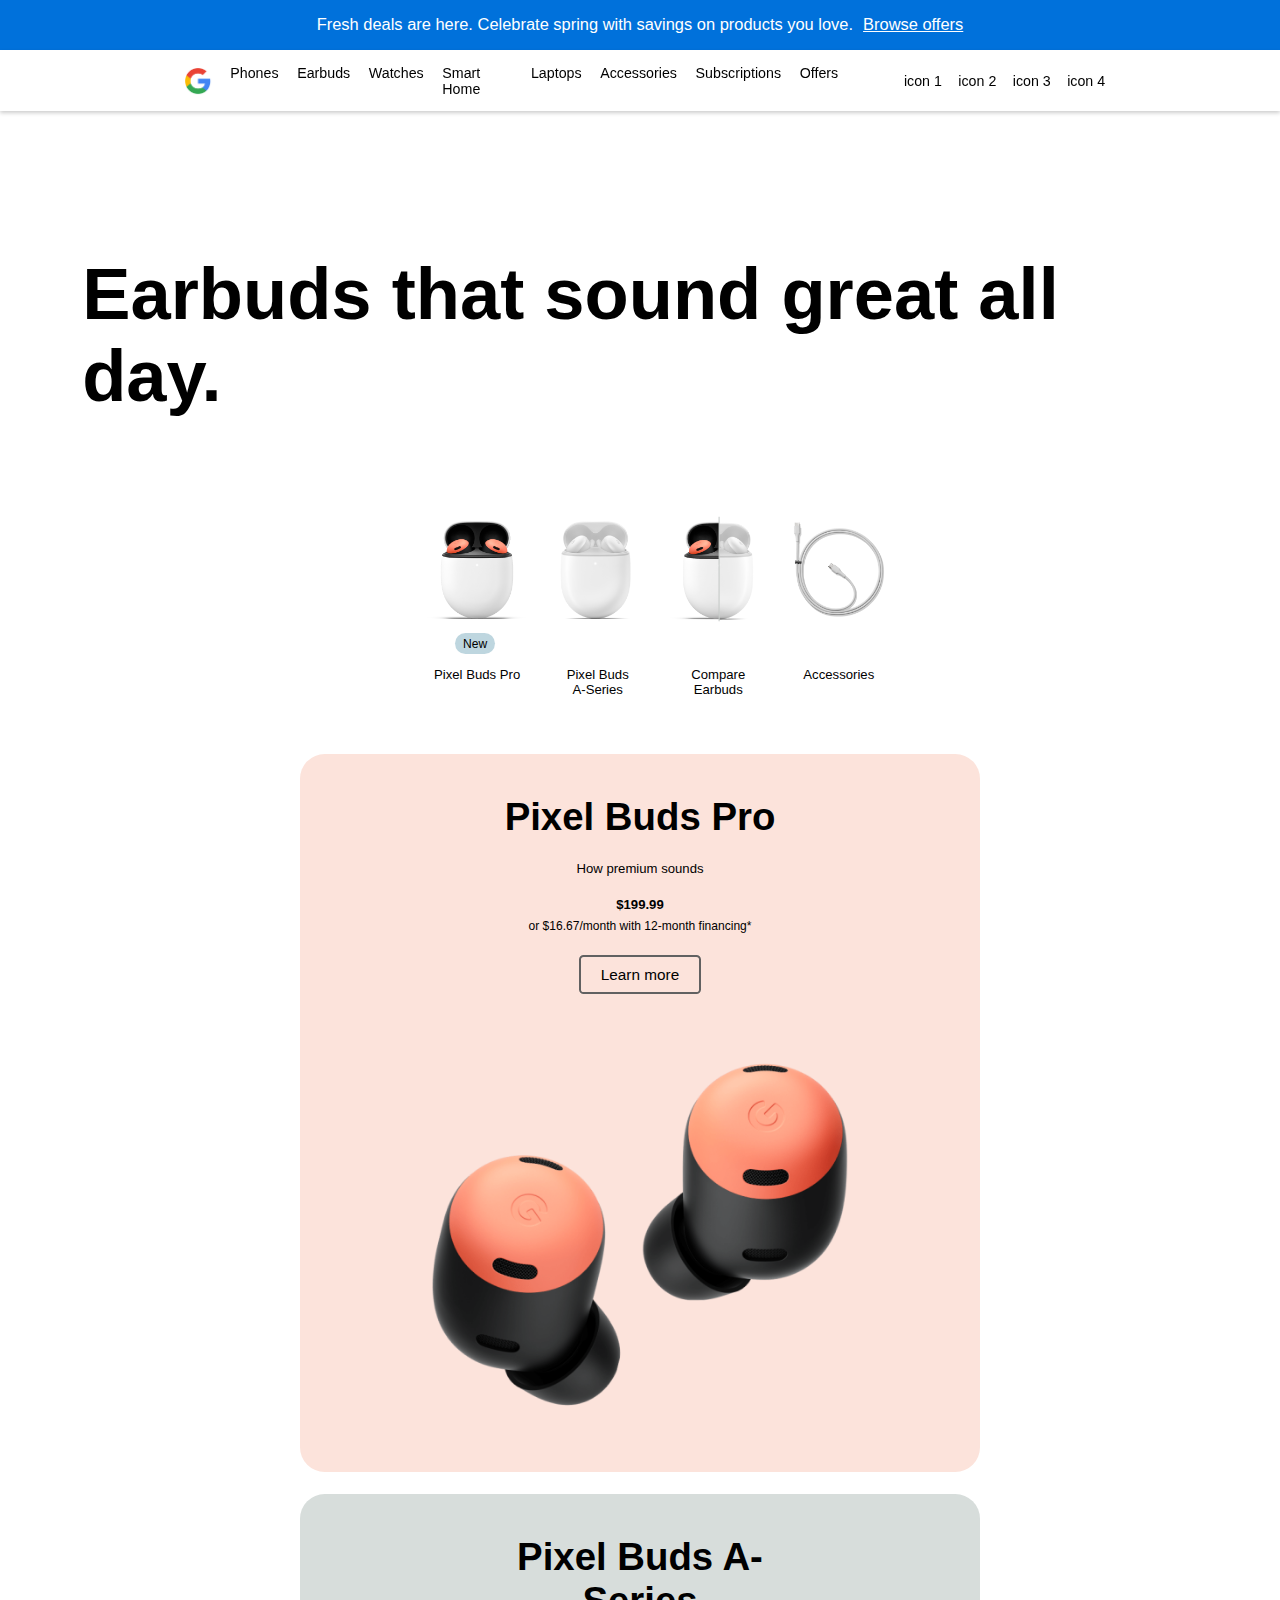
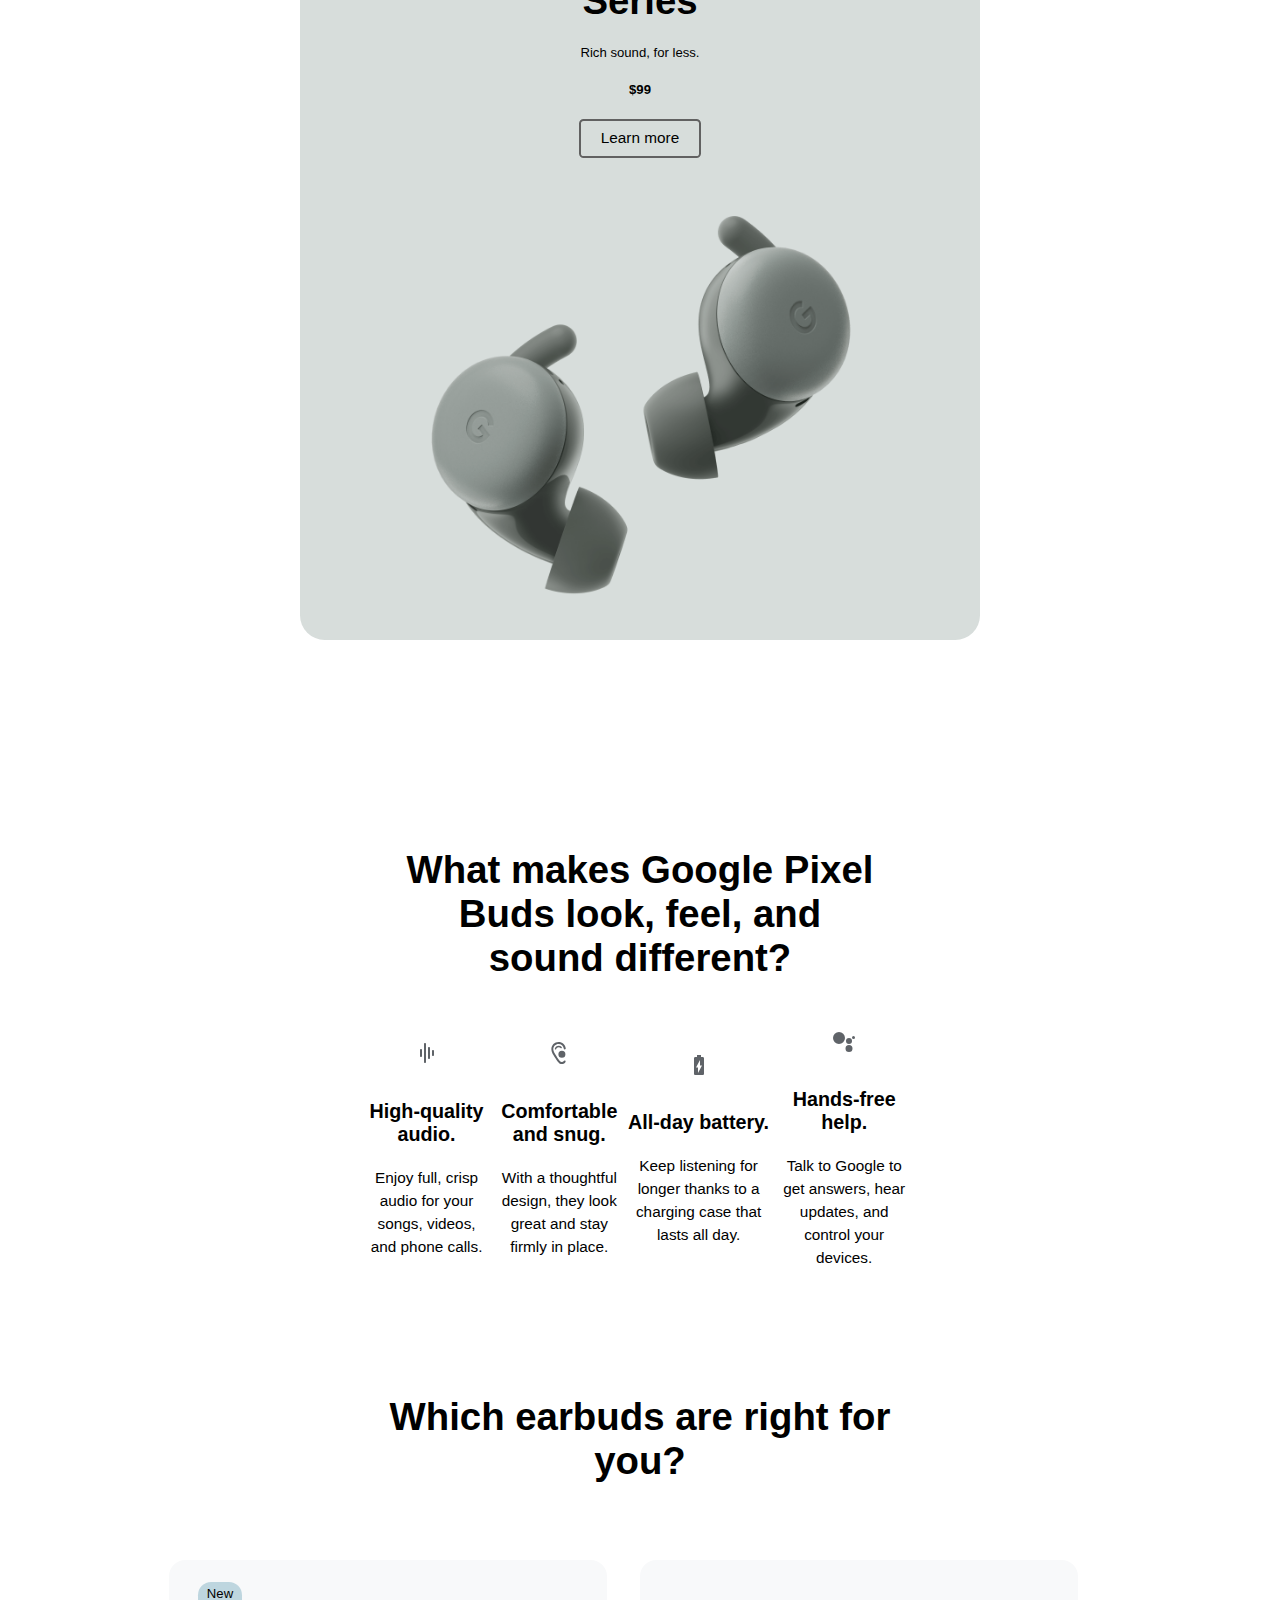
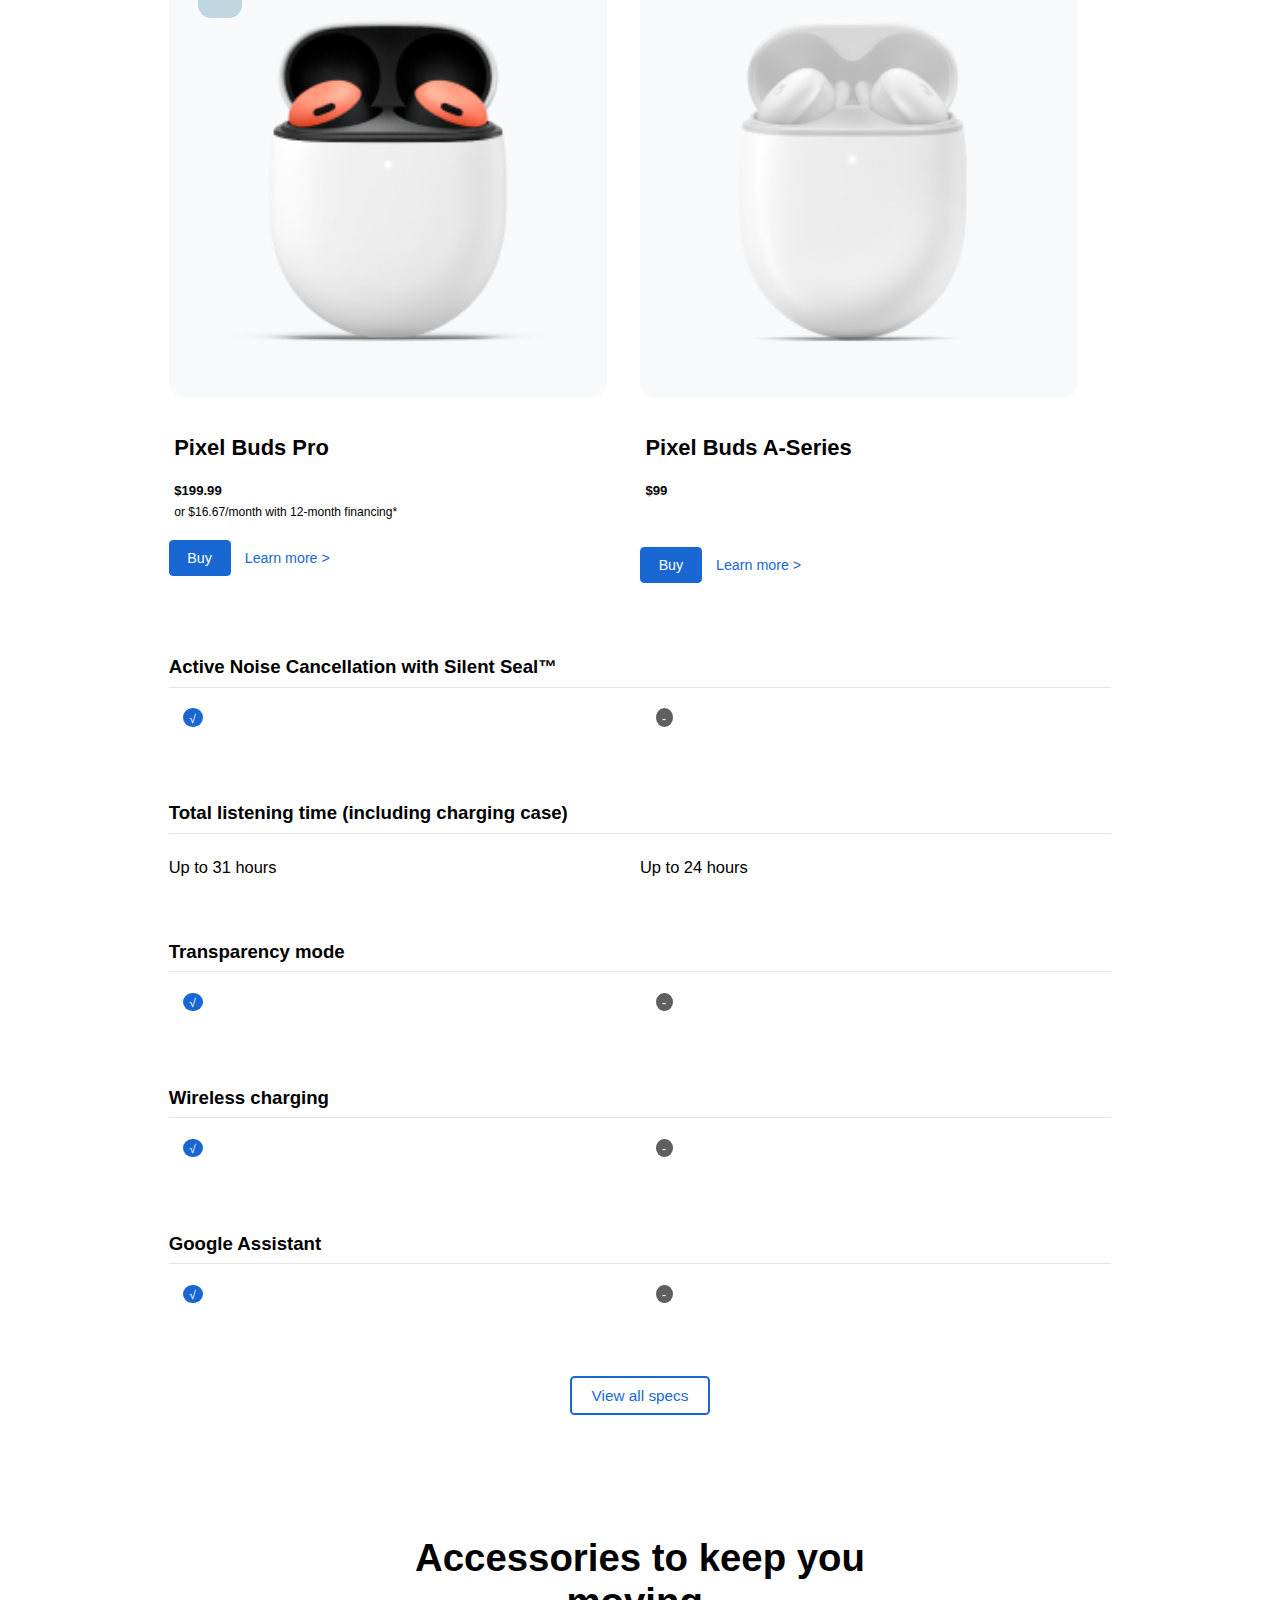
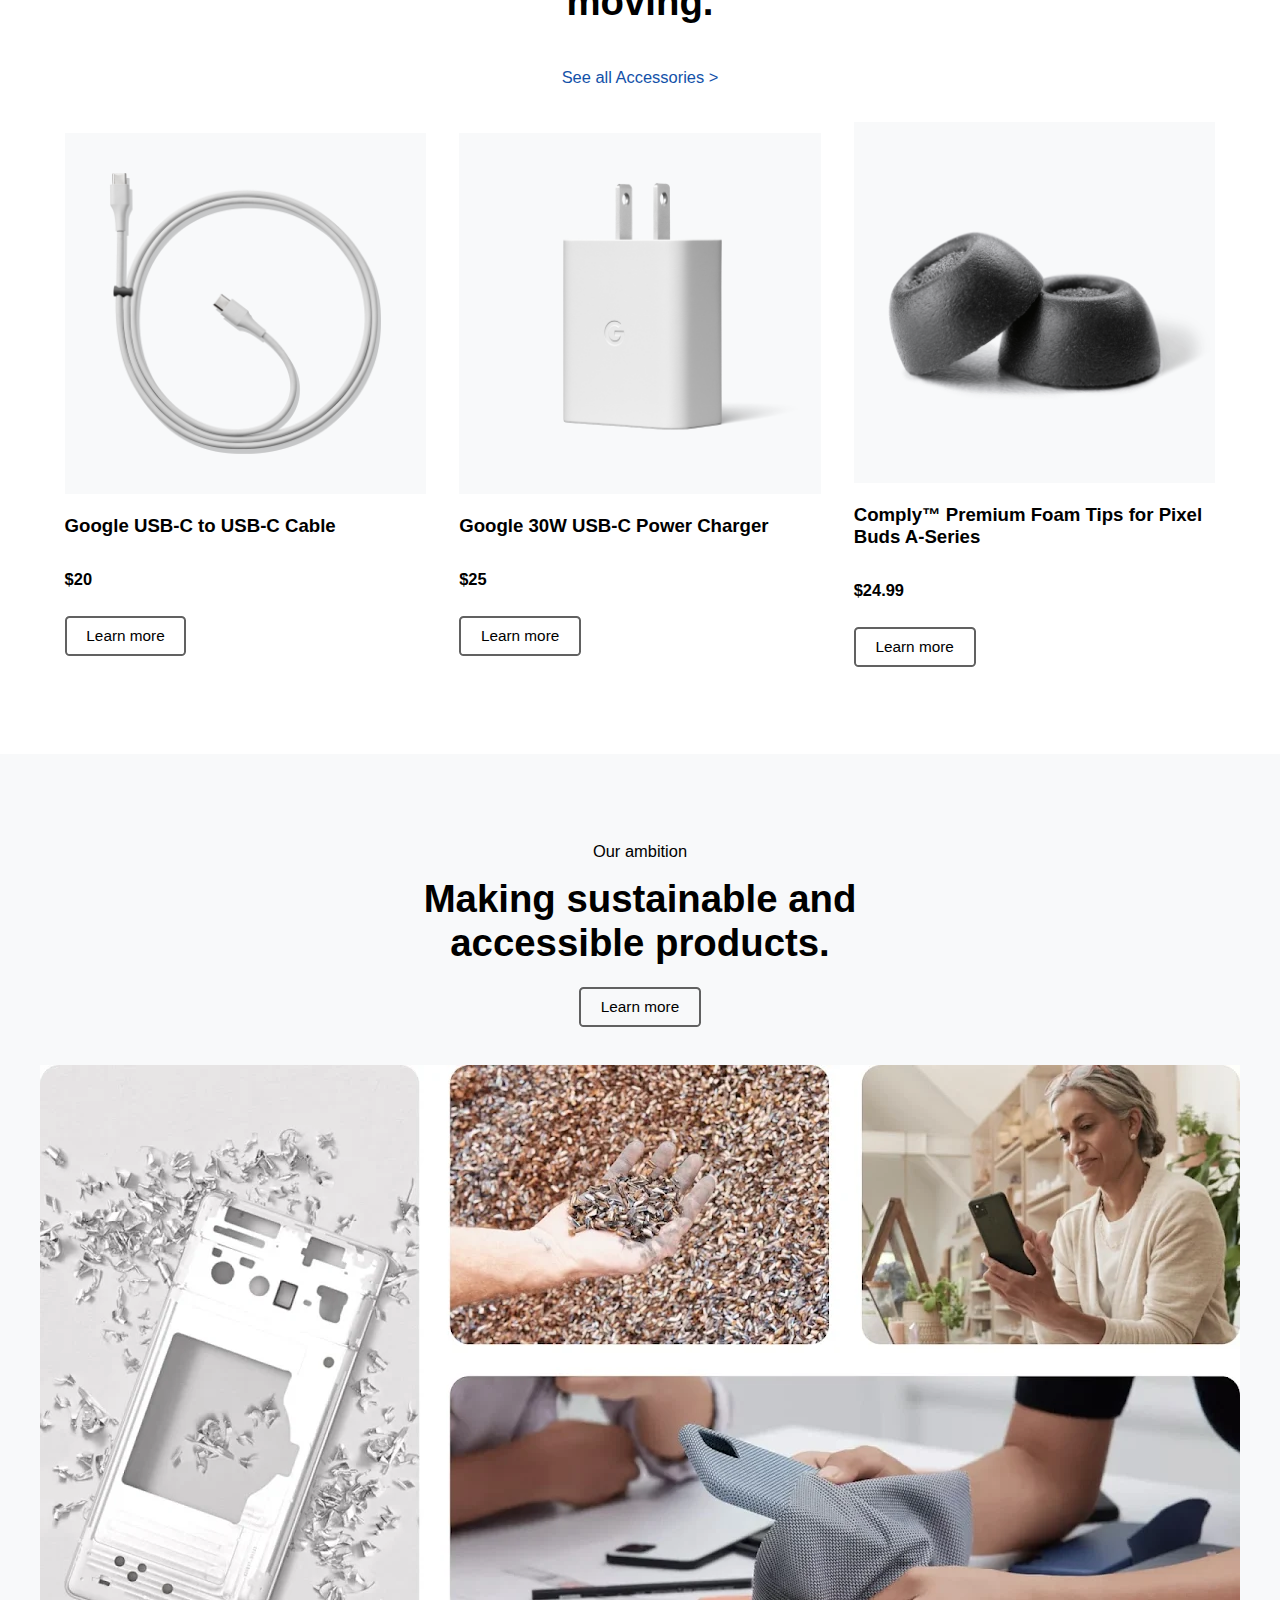
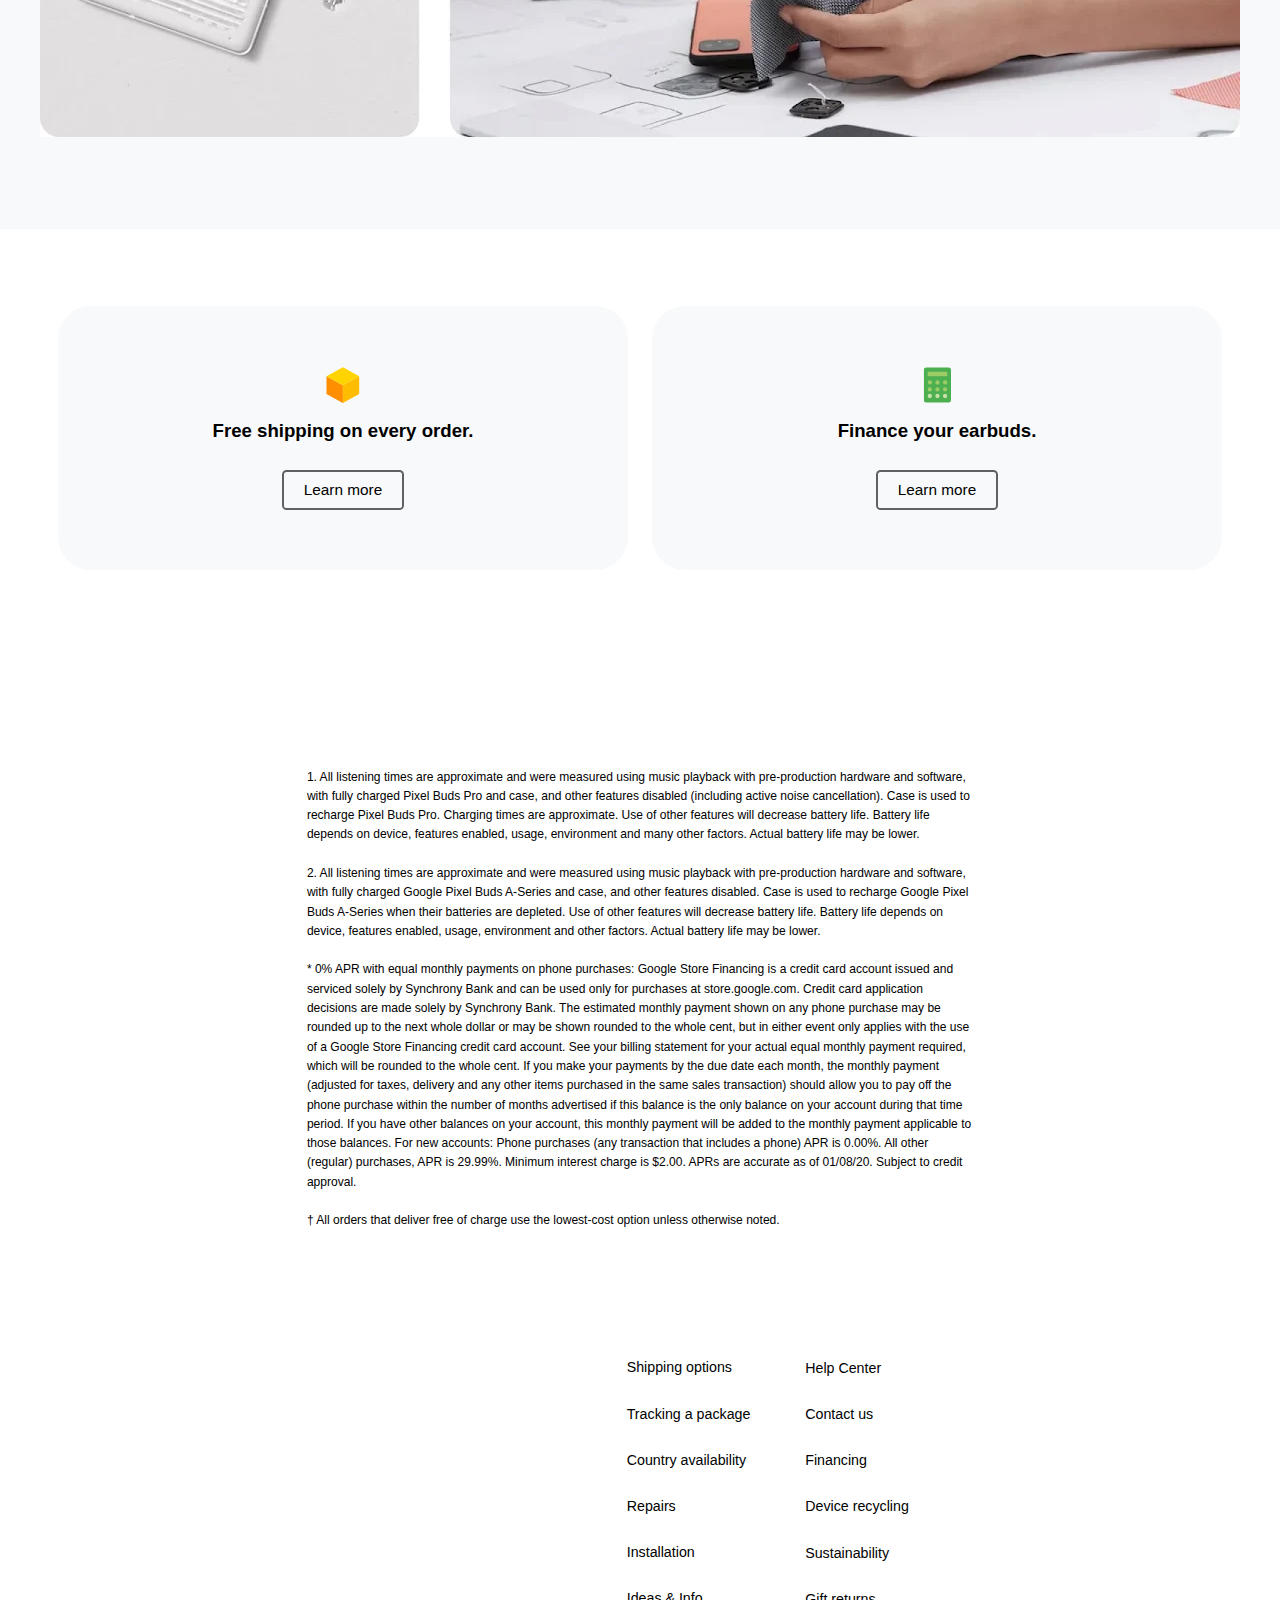
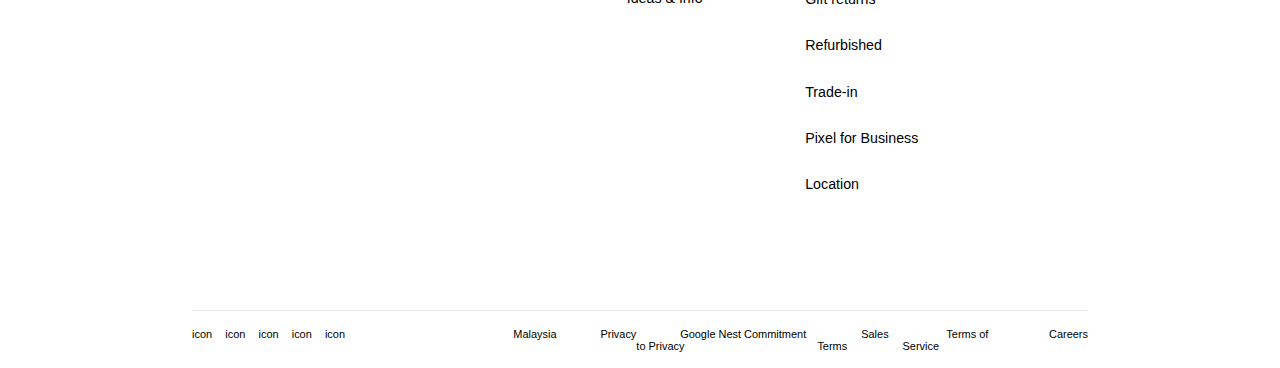
<file: google-earbuds/index.html>
<!DOCTYPE html>
<html lang="en">
<head>
    <meta charset="UTF-8">
    <meta http-equiv="X-UA-Compatible" content="IE=edge">
    <meta name="viewport" content="width=device-width, initial-scale=1.0">
    <link href="https://fonts.googleapis.com/css2?family=Montserrat:wght@400;600;700&family=Nova+Square&display=swap" rel="stylesheet">
    <link rel="stylesheet" href="styles.css">
    <title>Google Earbuds</title>
</head>
<body>
    <div class="announcement-container">
        <p class="announcement-text">Fresh deals are here. Celebrate spring with savings on products you love. <a href="#">Browse offers</a></p>
    </div>
    <nav class="nav">
        <div class="nav-container">
            <img class="logo" src="./img/google_logo.jpg" alt="logo">
            <ul class="nav-list">
                <li class="nav-item"><a href="#"> Phones</a></li>
                <li class="nav-item"><a href="#"> Earbuds</a></li>
                <li class="nav-item"><a href="#"> Watches</a></li>
                <li class="nav-item"><a href="#"> Smart Home</a></li>
                <li class="nav-item"><a href="#"> Laptops</a></li>
                <li class="nav-item"><a href="#"> Accessories</a></li>
                <li class="nav-item"><a href="#"> Subscriptions</a></li>
                <li class="nav-item"><a href="#"> Offers</a></li>
            </ul>
            <ul class="nav-list nav-list-icons">
                <li class="nav-icon">icon 1</li>
                <li class="nav-icon">icon 2</li>
                <li class="nav-icon">icon 3</li>
                <li class="nav-icon icon-login">icon 4</li>
            </ul>
        </div>
    </nav>
    <main class="main">
        <section class="section section-top">
            <div class="header-title">
                <h1>Earbuds that sound great all day.</h1>
            </div>
            <di class="header-products">
                <a href="#">
                    <div class="header-product">
                        <img src="./img/earbuds1.jpg" alt="earbud">
                        <span class="new-tag">New</span>
                        <p>Pixel Buds Pro</p>
                    </div>
                </a>

                <a href="#">
                    <div class="header-product">
                        <img src="./img/earbuds2.jpg" alt="earbud">
                        <p>Pixel Buds <br> A-Series</p>
                    </div>
                </a>
                <a href="#">
                    <div class="header-product">
                        <img src="./img/earbuds3.jpg" alt="earbud">
                        <p>Compare <br> Earbuds</p>
                    </div>
                </a>
                <a href="#">
                    <div class="header-product">
                        <img src="./img/accessory1.jpg" alt="earbud">
                        <p>Accessories</p>
                    </div>
                </a>
            </div>
        </section>
        <section class="section section-big-earbuds">
            <div class="big-earbuds-grid">
                <div class="big-earbud-left">
                    <h1 class="big-earbuds-title">Pixel Buds Pro</h1>
                    <p class="big-earbud-tagline">How premium sounds</p>
                    <p class="big-earbud-price">$199.99</p>
                    <p class="big-earbud-extraInfo">or $16.67/month with 12-month financing*</p>
                    <button class="btn">Learn more</button>
                    <div class="big-earbud-image-container">
                        <img src="./img/big-earbud.jpg" alt="">
                    </div>
                </div>
                <div class="big-earbud-right">
                    <h1 class="big-earbuds-title">Pixel Buds A-<br>Series</h1>
                    <p class="big-earbud-tagline">Rich sound, for less.</p>
                    <p class="big-earbud-price">$99</p>
                    <button class="btn">Learn more</button>
                    <div class="big-earbud-image-container">
                        <img src="./img/big-earbud1.jpg" alt="">
                    </div>
                </div>
            </div>
        </section>
        <section class="section section-differentiation">
            <div class="differentiation-container">
                <h2 class="section-title section-title-differentiation">What makes Google Pixel Buds look, feel, and sound different?</h2>
                <div class="differentiation-items">
                    <div class="differentiation-item">
                        <img src="./img/audio.svg" alt="icon">
                        <h3>High-quality audio.</h3>
                        <p>Enjoy full, crisp audio for your songs, videos, and phone calls.</p>
                    </div>
                    <div class="differentiation-item">
                        <img src="./img/differentian_icon1.svg" alt="icon">
                        <h3>Comfortable and snug.</h3>
                        <p>With a thoughtful design, they look great and stay firmly in place.</p>
                    </div>
                    <div class="differentiation-item">
                        <img src="./img/differentiation_icon2.svg" alt="icon">
                        <h3>All-day battery.</h3>
                        <p>Keep listening for longer thanks to a charging case that lasts all day.</p>
                    </div>
                    <div class="differentiation-item">
                        <img src="./img/differentiation_icon3.svg" alt="icon">
                        <h3>Hands-free help.</h3>
                        <p>Talk to Google to get answers, hear updates, and control your devices.
                        </p>
                    </div>
                </div>
            </div>
        </section>
        <section class="section section-decision">
            <h3 class="section-title">Which earbuds are right for you?</h3>
            <div class="section-decision-container">
                <div class="decision-earbud-left">
                    <div class="decision-earbud-left-container">
                        <img src="./img/earbuds1.jpg" alt="earbud">
                        <span class="new-tag">New</span>
                    </div>
                    <div class="decision-earbud-desc">
                        <h3>Pixel Buds Pro</h3>
                        <p class="big-earbud-price">$199.99</p>
                        <p class="big-earbud-extraInfo">or $16.67/month with 12-month financing*</p>
                    </div>
                    <div class="decision-btn-container container-left">
                        <button class="btn btn-buy">Buy</button>
                        <p><a href="#">Learn more ></a></p>
                    </div>
                </div>
                <div class="decision-earbud-right">
                    <img src="./img/earbuds2.jpg" alt="earbud">
                    <div class="decision-earbud-desc">
                        <h3>Pixel Buds A-Series</h3>
                        <p class="big-earbud-price">$99</p>
                    </div>
                    <div class="decision-btn-container container-right">
                        <button class="btn btn-buy">Buy</button>
                        <p><a href="#">Learn more ></a></p>
                    </div>
                </div>
            </div>
        </section>
        <section class="section-compare">
            <div class="compare-container">
                <div>
                    <h4 class="compare-text">Active Noise Cancellation with Silent Seal™</h4>
                </div>
                <hr>
                <div class="compare-checks">
                    <p class="check-symbol">√</p>
                    <p class="uncheck-symbol">-</p>
                </div>
            </div>
            <div class="compare-container">
                <div>
                    <h4 class="compare-text">Total listening time (including charging case)</h4>
                </div>
                <hr>
                <div class="compare-checks">
                    <p class="battery-life">Up to 31 hours</p>
                    <p class="battery-life">Up to 24 hours</p>
                </div>
            </div>
            <div class="compare-container">
                <div>
                    <h4 class="compare-text">Transparency mode</h4>
                </div>
                <hr>
                <div class="compare-checks">
                    <p class="check-symbol">√</p>
                    <p class="uncheck-symbol">-</p>
                </div>
            </div>
            <div class="compare-container">
                <div>
                    <h4 class="compare-text">Wireless charging</h4>
                </div>
                <hr>
                <div class="compare-checks">
                    <p class="check-symbol">√</p>
                    <p class="uncheck-symbol">-</p>
                </div>
            </div>
            <div class="compare-container">
                <div>
                    <h4 class="compare-text">Google Assistant</h4>
                </div>
                <hr>
                <div class="compare-checks">
                    <p class="check-symbol">√</p>
                    <p class="uncheck-symbol">-</p>
                </div>
            </div>
            <button class="btn btn-view-specs">View all specs</button>
        </section>
    </main>
    <section class="section section-accessories">
        <h2 class="section-title">Accessories to keep you moving.</h2>
        <p><a href="">See all Accessories <span>></span></a></p>
        <div class="accessories-container">
            <div class="accessories-grid">
                <div class="accessory">
                    <div class="accessory-img"><img src="./img/cable-big.jpg" alt=""></div>
                    <div class="accessory-name">Google USB-C to USB-C Cable</div>
                    <div class="accessory-price">$20</div>
                    <button class="btn">Learn more</button>
                </div>
                <div class="accessory">
                    <div class="accessory-img"><img src="./img/charger-big.jpg" alt=""></div>
                    <div class="accessory-name">Google 30W USB-C Power Charger</div>
                    <div class="accessory-price">$25</div>
                    <button class="btn">Learn more</button>
                </div>
                <div class="accessory">
                    <div class="accessory-img"><img src="./img/foam-big.jpg" alt=""></div>
                    <div class="accessory-name">Comply™ Premium Foam Tips for Pixel Buds A-Series</div>
                    <div class="accessory-price">$24.99</div>
                    <button class="btn">Learn more</button>
                </div>
            </div>
        </div>
    </section>
    <section class="section section-sustainability">
        <p>Our ambition</p>
        <h2 class="section-title">Making sustainable and accessible products.</h2>
        <button class="btn">Learn more</button>
        <div class="sustainable-img-container">
            <img src="./img/sustainable1.jpg" alt="">
        </div>
    </section>
    <section class="section section-shipping">
        <div class="section-shipping-grid">
            <div class="shipping-container">
                <img src="./img/shipping.svg" alt="">
                <h3>Free shipping on every order.</h3>
                <button class="btn">Learn more</button>
            </div>
            <div class="finance-container">
                <img src="./img/finance.svg" alt="">
                <h3>Finance your earbuds.</h3>
                <button class="btn">Learn more</button>
            </div>
        </div>
        <div class="tnc">
            <p>
                1. All listening times are approximate and were measured using music playback with pre-production hardware and software, with fully charged Pixel Buds Pro and case, and other features disabled (including active noise cancellation). Case is used to recharge Pixel Buds Pro. Charging times are approximate. Use of other features will decrease battery life. Battery life depends on device, features enabled, usage, environment and many other factors. Actual battery life may be lower.
                <br>
                <br>
                2. All listening times are approximate and were measured using music playback with pre-production hardware and software, with fully charged Google Pixel Buds A-Series and case, and other features disabled. Case is used to recharge Google Pixel Buds A-Series when their batteries are depleted. Use of other features will decrease battery life. Battery life depends on device, features enabled, usage, environment and other factors. Actual battery life may be lower.
                <br>
                <br>
                * 0% APR with equal monthly payments on phone purchases: Google Store Financing is a credit card account issued and serviced solely by Synchrony Bank and can be used only for purchases at store.google.com. Credit card application decisions are made solely by Synchrony Bank. The estimated monthly payment shown on any phone purchase may be rounded up to the next whole dollar or may be shown rounded to the whole cent, but in either event only applies with the use of a Google Store Financing credit card account. See your billing statement for your actual equal monthly payment required, which will be rounded to the whole cent. If you make your payments by the due date each month, the monthly payment (adjusted for taxes, delivery and any other items purchased in the same sales transaction) should allow you to pay off the phone purchase within the number of months advertised if this balance is the only balance on your account during that time period. If you have other balances on your account, this monthly payment will be added to the monthly payment applicable to those balances. For new accounts: Phone purchases (any transaction that includes a phone) APR is 0.00%. All other (regular) purchases, APR is 29.99%. Minimum interest charge is $2.00. APRs are accurate as of 01/08/20. Subject to credit approval.
                <br>
                <br>
                † All orders that deliver free of charge use the lowest-cost option unless otherwise noted.
            </p>
        </div>
        <div class="useful-links-container">
            <div class="useful-links-left">
                <a href="#">Shipping options</a>
                <a href="#">Tracking a package</a>
                <a href="#">Country availability</a>
                <a href="#">Repairs</a>
                <a href="#">Installation</a>
                <a href="#">Ideas & Info</a>
            </div>
            <div class="useful-links-right">
                <a href="#">Help Center</a>
                <a href="#">Contact us</a>
                <a href="#">Financing</a>
                <a href="#">Device recycling</a>
                <a href="#">Sustainability</a>
                <a href="#">Gift returns</a>
                <a href="#">Refurbished</a>
                <a href="#">Trade-in</a>
                <a href="#">Pixel for Business</a>
                <a href="#">Location</a>
            </div>
        </div>
    </section>
    <footer class="footer">
            <ul class="footer-icons">
                <li>icon</li>
                <li>icon</li>
                <li>icon</li>
                <li>icon</li>
                <li>icon</li>
            </ul>
            <ul class="footer-links">
                <li><a href="#">Malaysia</a></li>
                <li><a href="#">Privacy</a></li>
                <li><a href="#">Google Nest Commitment to Privacy</a></li>
                <li><a href="#">Sales Terms</a></li>
                <li><a href="#">Terms of Service</a></li>
                <li><a href="#">Careers</a></li>
            </ul>
    </footer>
</body>
</html>
</file>
<file: google-earbuds/styles.css>
*, *::before, *::before {
    box-sizing: border-box;
}

html {
    font-size: 68.5%;
}

body {
    margin: 0;
    font-size: 1.5rem;
    font-family: sans-serif;
}

.announcement-container {
    background-color: rgb(0, 113, 219);
    color: white;
    font-weight: lighter;
}

.announcement-text {
    padding: 1.4rem;
    margin: 0;
    text-align: center;
    font-size: 1.5rem;
}

.announcement-text a {
    color: white;
    margin-left: .5rem;
}

.nav {
    /* border-bottom: .2px solid #333; */
    box-shadow: 0 2px 4px 0 rgba(0,0,0,.2);
    background-color: white;
    position: sticky;
    top: 0;
    z-index: 1;
}

.nav-container{
    display: grid;
    grid-template-columns: 3rem 1fr 25rem;
    align-items: center;
    padding: 1.3rem;
    padding-top: 1.4rem;
    position: sticky;
    top: 0;
    width: 76%;
    margin: 0 auto;
}

/* .nav:target {
    border-bottom: 2px solid black;
} */

.nav-list {
    display: flex;
    margin: 0;
    padding-left: 1rem;
    font-size: 1.3rem;
    font-weight: lighter;
}

.nav-list a {
    text-decoration: none;
    color: black;
}

.nav-list a:hover {
    color: #1967d2;
}

.logo {
    width: 2.5rem;
    height: 2.5rem;
    margin-left: 1.5rem;
}

.nav-list li {
    list-style: none;
    margin-left: 1.7rem;
}

.nav-list-icons {
    padding-left: 4.5rem;
}

.nav-list-icons li {
    margin-left: 1.5rem;
}

.section {
    padding-bottom: 8rem;
}

.section-top {
    display: flex;
    flex-direction: column;
    align-items: center;
    justify-content: center;
    padding: 7.5rem;
    padding-bottom: 4rem;
}

.header-title {
    font-size: 3.3rem;
    margin-top: 1rem;
    /* font-weight:  */
}

.header-title h1 {
    font-weight: 600;
}

.header-products {
    display: flex;
    justify-content: space-evenly;
    width: 40%;
    margin-top: 4rem;
}

.header-products img {
    height: 11rem;
}

.header-products p {
    font-size: 1.2rem;
    text-align: center;
    margin-top: 3rem;
}

.header-products a {
    text-decoration: none;
    color: black;
}

.new-tag {
    font-size: 1.1rem;
    background-color: rgb(190, 214, 223);
    padding: .3em .65em;
    border-radius: 1em;
    position: absolute;
    bottom: 2.5rem;
    left: 3.5rem;
}

.header-product {
    position: relative;
}

.big-earbuds-grid {
    display: grid;
    grid-template-columns: repeat(auto-fit, minmax(10rem, 62rem));
    justify-content: center;
    text-align: center;
    padding: 0 2rem; 
    column-gap: 2.2rem;
    row-gap: 2rem;
}

.big-earbud-left {
    background-color: #fce3db;
    padding: 2.5em;
    padding-bottom: .8rem;
    border-radius: 1.5em;
}

.big-earbud-right {
    background-color: #d7dddb;    
    padding: 2.5em;
    padding-bottom: 1.2rem;
    border-radius: 1.5em;
}

.big-earbuds-title {
    font-size: 3.5rem;
    font-weight: 600;
    margin: 0;
}

.big-earbud-tagline {
    font-size: 1.2rem;
    margin-top: 2rem;
}

.big-earbud-price {
    font-size: 1.2rem;
    font-weight: bold;
    margin-top: 2rem;
    margin-bottom: 0;
}

.big-earbud-extraInfo {
    font-size: 1.1rem;
    margin-top: .6rem;
    margin-bottom: 0;
}

.btn {
    margin-top: 2rem;
    padding: .8rem 1.8rem;
    border-radius: .3em;
    outline: none;
    border: 2px solid rgb(97, 97, 97);
    background-color: transparent;
    cursor: pointer;
    font-size: 1.4rem;
}

.btn:hover {
    background-color: #333;
    color: white;
    transition: .2s;
}

.big-earbud-image-container img {
    height: auto;
    width: 100%;
    margin-top: 4rem;
}

.section-differentiation {
    padding: 11rem;
    padding-bottom: 6.5rem;
}

.section-title {
    font-size: 3.5rem;
    font-weight: 600;
    width: 45%;
    text-align: center;
    margin: 0 auto;
}

.differentiation-items {
    display: flex;
    justify-content: space-evenly;
    align-items: center;
    margin-top: 4.5rem;
    padding: 0 22rem;
}

.differentiation-item {
    text-align: center;
}

.differentiation-item h3 {
    font-size: 1.8rem;
    margin-top: 2.8rem;
    font-weight: 600;
    margin-bottom: 1.8rem;
}

.differentiation-item p {
    font-size: 1.4rem;
    width: 91%;
    margin: 0 auto;
    line-height: 1.5;
    font-weight: lighter;
}

.section-decision {
    padding-bottom: 4rem;
    padding-top: 5rem;
}

.section-decision-container {
    display: grid;
    grid-auto-flow: column;
    grid-template-columns: repeat(auto-fit, minmax(15rem, 43rem));
    justify-content: center;
    /* align-items: center; */
    margin-top: 7rem;
    position: relative;
}

.decision-earbud-left {
    position: relative;
}

.decision-earbud-left span {
    position: absolute;
    left: 2.7rem;
    top: 2rem;
    bottom: 52rem;
    font-size: 1.2rem;
}

.section-decision-container img {
    padding: 2rem;
    height: 40rem;
    background-color: #F8F9FA;
    border-radius: 1em;
}

.decision-earbud-desc {
    padding: 1rem .5rem;
    padding-bottom: 1.6rem;
}

.decision-earbud-desc h3 {
    font-size: 2rem;
    font-weight: 600;
}

.decision-btn-container {
    display: flex;
    align-items: center;
    font-size: 1.3rem;
}

.decision-btn-container a:hover {
    text-decoration: underline;
}

.btn-buy {
    font-size: 1.3rem;
    margin-top: 0;
    margin-right: 1.3rem;
    padding: .9rem 1.7rem;
    border: none;
    background-color: #1967d2;
    color: white;
}

.btn-buy:hover {
    background-color: #1251a9;
    box-shadow: 0 0 3px 0 #1459ba;
}

.decision-btn-container a {
    text-decoration: none;
    color: #1967d2
}

.decision-btn-container.container-right {
    margin-top: 2.5rem;
}

.section-compare {
    padding: 0 15rem;
    padding-bottom: 11rem;
    display: flex;
    flex-direction: column;
    align-items: center;
}

.compare-container {
    margin-bottom: 3.5rem;
    min-width: 86rem;
    max-width: 70rem;
}

hr {
    border: .5px solid rgb(228, 228, 228);
    border-bottom: none;
    margin-top: .8rem;
}

.compare-checks {
    display: flex;
    justify-content: space-around;
}

.compare-text {
    margin-bottom: 0;
    font-weight: 600;
    font-size: 1.7rem;
}

.check-symbol, .uncheck-symbol{
    font-size: 1.1rem;
    background-color: #1967d2;
    color: white;
    padding: .3em .55em .1em .5em;
    border-radius: 50%;
    margin-right: 45%;
    /* width: 100%; */
}

.uncheck-symbol {
    background-color: rgb(96, 95, 95);
}

.battery-life {
    width: 100%;
    margin-bottom: 0;
}

.btn.btn-view-specs {
    color: #1967d2;
    border-color: #1967d2;
}

.btn.btn-view-specs:hover {
    background-color: #1251a9;
    color: white;
}

.section-accessories p {
    text-align: center;
    margin-top: 4rem;
}

.section-accessories a {
    text-decoration: none;
    color: #1251a9;
}

.section-accessories a:hover {
    text-decoration: underline;
}

.accessories-grid {
    display: grid;
    grid-auto-flow: column;
    grid-template-columns: 33rem 33rem 33rem;
    align-items: center;
    justify-content: center;
    column-gap: 3rem;
}

.accessory {
    display: flex;
    flex-direction: column;
    align-items: flex-start;
    justify-content: center;
}

.accessory img {
    width: 100%;
    background-color: #F8F9FA;
    margin-bottom: 1.5rem;
    margin-top: 1.7rem;
}

.accessory-name {
    font-size: 1.7rem;
    margin-bottom: 3rem;
    font-weight: 600;
}

.accessory-price {
    font-weight: 600;
    margin-bottom: .5rem;
}

.section-sustainability {
    text-align: center;
    background-color: #F8F9FA;
    padding-top: 6.5rem;
}

.sustainable-img-container {
    margin-top: 3.5rem;
}

.section-shipping {
    padding-top: 7rem;
}

.section-shipping-grid {
    display: grid;
    grid-auto-flow: column;
    grid-template-columns: 52rem 52rem;
    justify-content: center;
    column-gap: 2.2rem;
    margin: 0 auto;
}

.shipping-container, .finance-container {
    background-color: #F8F9FA;
    padding: 5.5rem 3rem;
    border-radius: 2em;
    text-align: center;
}

.section-shipping-grid h3 {
    font-weight: 600;
    font-size: 1.7rem;
    margin-top: 1.2rem;
    margin-bottom: .6rem;
}

.tnc {
    font-size: 1.1rem;
    line-height: 1.6;
    padding: 0 28rem;
    margin-top: 18rem;
    margin-bottom: 9rem;
    font-weight: lighter;
}

.useful-links-container {
    display: flex;
    justify-content: flex-end;
    margin-right: 33rem;
    font-size: 1.3rem;
}

.useful-links-container a {
    text-decoration: none;
    color: black;
    font-weight: lighter;
}

.useful-links-container a:hover {
    color: #1967d2;
}

.useful-links-left, .useful-links-right {
    display: flex;
    flex-direction: column;
    justify-content: space-evenly;
}

.useful-links-left {
    height: 28rem;
    margin-right: 5rem;
}

.useful-links-right {
    height: 45rem;
}

.footer {
    display: flex;
    width: 70%;
    border-top: .5px solid rgb(235, 235, 235);
    justify-content: space-between;
    margin: 0 auto;
    font-size: 1rem;
    padding: .5rem 0;
}

.footer-icons {
    display: flex;
    list-style: none;
    justify-content: flex-start;
    width: 30%;
    padding-left: 0;
}

.footer-icons li {
    margin-right: 1.2rem;
}

.footer-links {
    display: flex;
    list-style: none;
}

.footer-links a {
    text-decoration: none;
    margin-left: 4rem;
    color: black;
    font-weight: lighter;
}

.footer-links a:hover {
    color: #1967d2;   
}
</file>
